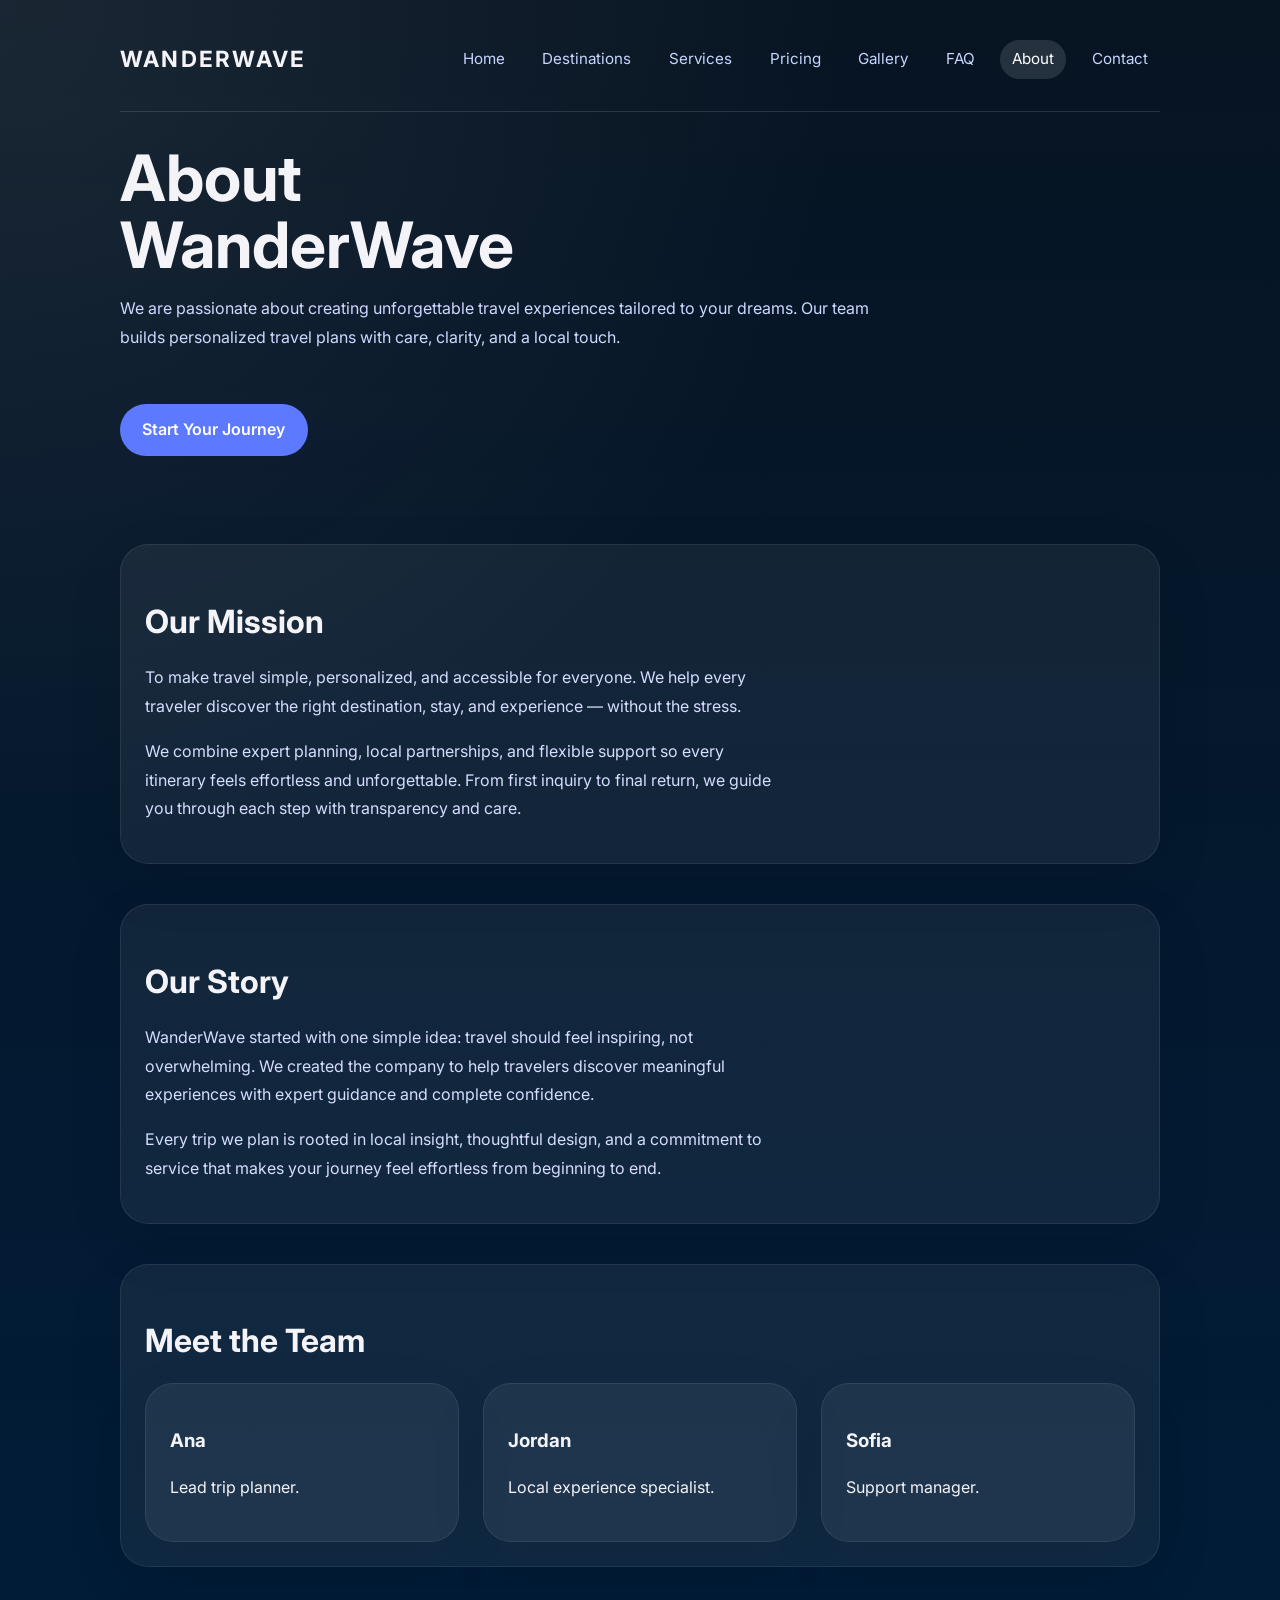
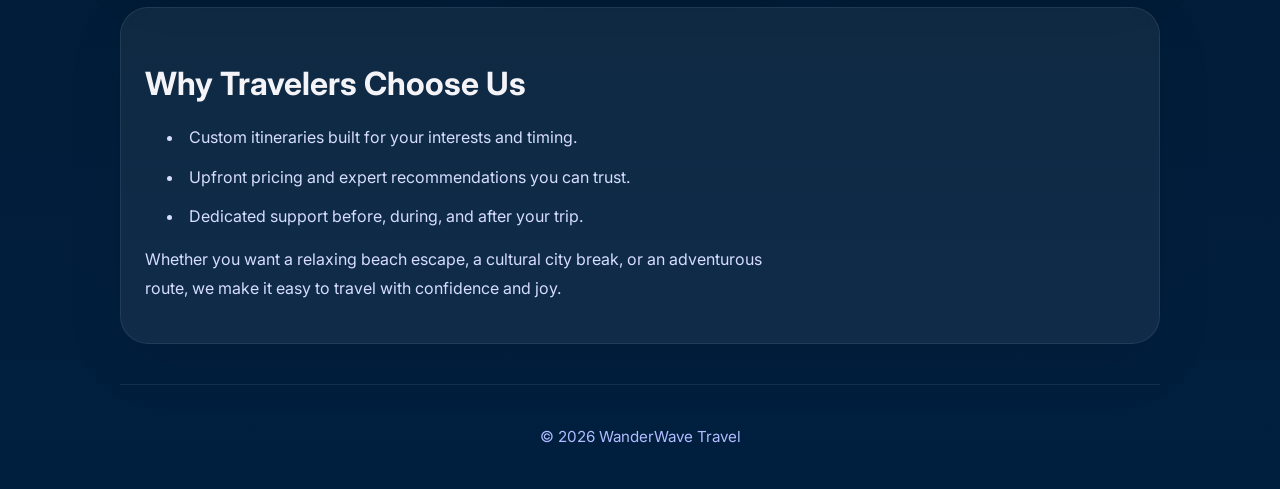
<file: New folder/about.html>
<!DOCTYPE html>
<html lang="en">
<head>
    <meta charset="UTF-8">
    <meta name="viewport" content="width=device-width, initial-scale=1.0">
    <title>About - WanderWave</title>
    <link href="https://fonts.googleapis.com/css2?family=Inter:wght@400;600;700&display=swap" rel="stylesheet">
    <link rel="stylesheet" href="style.css">
</head>
<body>
    <div class="container">
        <header>
            <strong>WanderWave</strong>
            <nav>
                <a href="index.html">Home</a>
                <a href="destinations.html">Destinations</a>
                <a href="services.html">Services</a>
                <a href="pricing.html">Pricing</a>
                <a href="gallery.html">Gallery</a>
                <a href="faq.html">FAQ</a>
                <a href="about.html" class="current">About</a>
                <a href="contact.html">Contact</a>
            </nav>
        </header>
        <section class="hero">
            <h1>About WanderWave</h1>
            <p class="page-text">We are passionate about creating unforgettable travel experiences tailored to your dreams. Our team builds personalized travel plans with care, clarity, and a local touch.</p>
            <a class="btn primary" href="contact.html">Start Your Journey</a>
        </section>
        <main>
            <section class="section">
                <h2>Our Mission</h2>
                <p class="page-text">To make travel simple, personalized, and accessible for everyone. We help every traveler discover the right destination, stay, and experience — without the stress.</p>
                <p class="page-text">We combine expert planning, local partnerships, and flexible support so every itinerary feels effortless and unforgettable. From first inquiry to final return, we guide you through each step with transparency and care.</p>
            </section>
            <section class="section">
                <h2>Our Story</h2>
                <p class="page-text">WanderWave started with one simple idea: travel should feel inspiring, not overwhelming. We created the company to help travelers discover meaningful experiences with expert guidance and complete confidence.</p>
                <p class="page-text">Every trip we plan is rooted in local insight, thoughtful design, and a commitment to service that makes your journey feel effortless from beginning to end.</p>
            </section>
            <section class="section">
                <h2>Meet the Team</h2>
                <div class="grid3">
                <div class="card">
                    <h3>Ana</h3>
                    <p>Lead trip planner.</p>
                </div>
                <div class="card">
                    <h3>Jordan</h3>
                    <p>Local experience specialist.</p>
                </div>
                <div class="card">
                    <h3>Sofia</h3>
                    <p>Support manager.</p>
                </div>
            </div>
        </section>
            <section class="section">
                <h2>Why Travelers Choose Us</h2>
                <ul class="feature-list">
                    <li>Custom itineraries built for your interests and timing.</li>
                    <li>Upfront pricing and expert recommendations you can trust.</li>
                    <li>Dedicated support before, during, and after your trip.</li>
                </ul>
                <p class="page-text">Whether you want a relaxing beach escape, a cultural city break, or an adventurous route, we make it easy to travel with confidence and joy.</p>
            </section>
        </main>
        <footer>
            © 2026 WanderWave Travel
        </footer>
    </div>
</body>
</html>
</file>
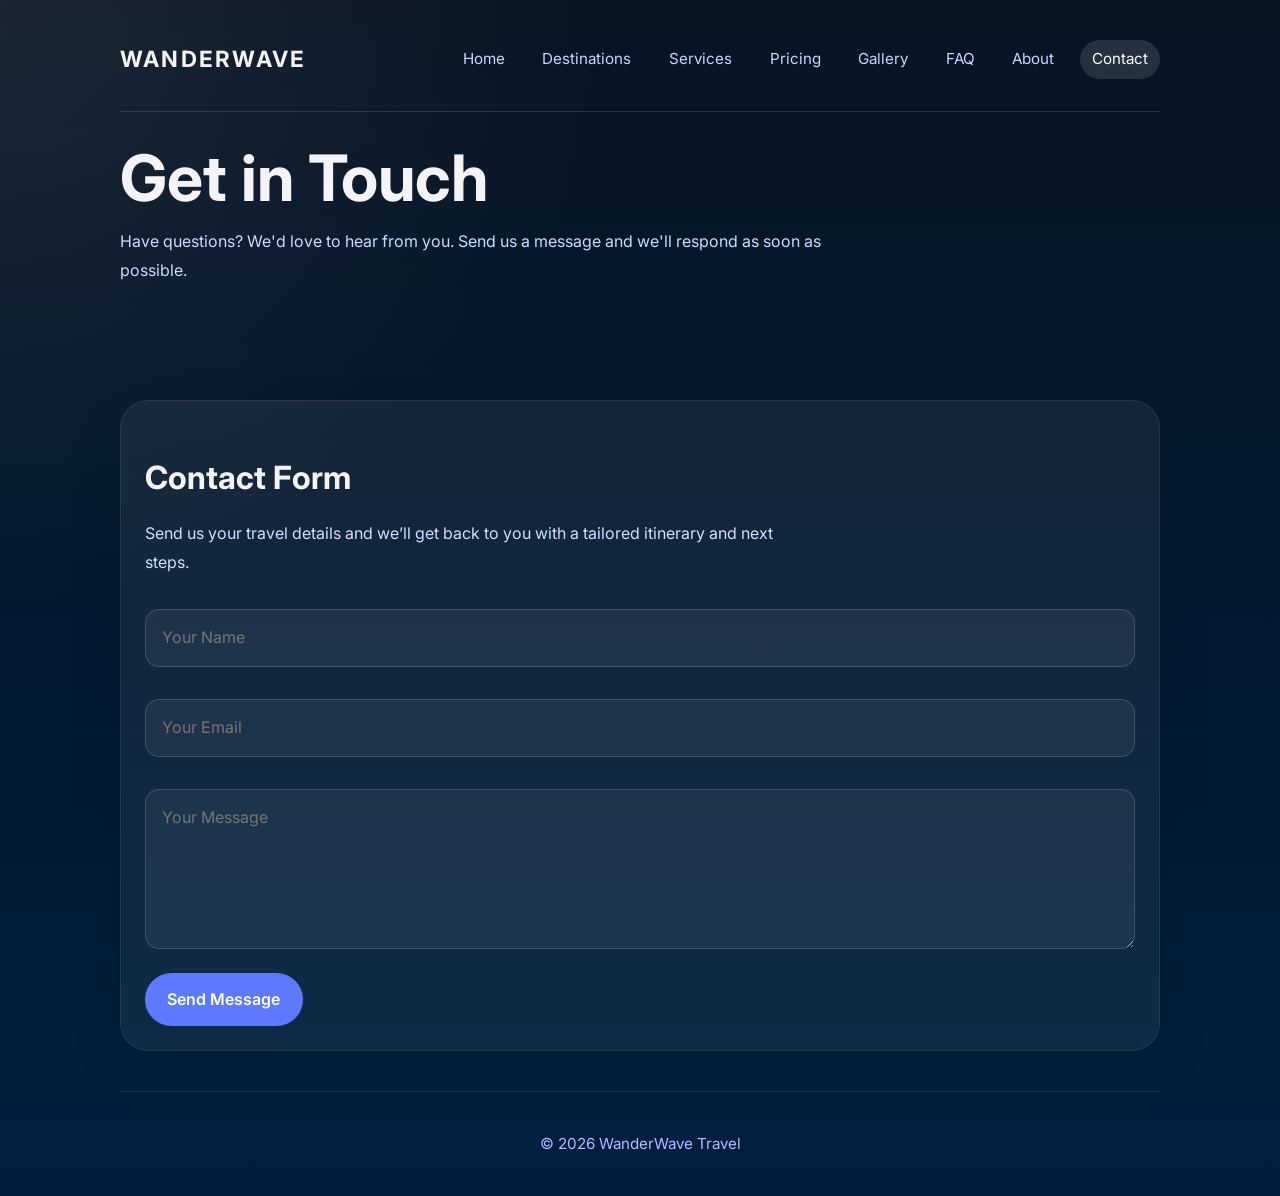
<file: New folder/contact.html>
<!DOCTYPE html>
<html lang="en">
<head>
    <meta charset="UTF-8">
    <meta name="viewport" content="width=device-width, initial-scale=1.0">
    <title>Contact - WanderWave</title>
    <link href="https://fonts.googleapis.com/css2?family=Inter:wght@400;600;700&display=swap" rel="stylesheet">
    <link rel="stylesheet" href="style.css">
</head>
<body>
    <div class="container">
        <header>
            <strong>WanderWave</strong>
            <nav>
                <a href="index.html">Home</a>
                <a href="destinations.html">Destinations</a>
                <a href="services.html">Services</a>
                <a href="pricing.html">Pricing</a>
                <a href="gallery.html">Gallery</a>
                <a href="faq.html">FAQ</a>
                <a href="about.html">About</a>
                <a href="contact.html" class="current">Contact</a>
            </nav>
        </header>
        <section class="hero">
            <h1>Get in Touch</h1>
            <p class="page-text">Have questions? We'd love to hear from you. Send us a message and we'll respond as soon as possible.</p>
        </section>
        <main>
        <section class="section">
            <h2>Contact Form</h2>
            <p class="page-text">Send us your travel details and we’ll get back to you with a tailored itinerary and next steps.</p>
            <form>
                <input type="text" placeholder="Your Name" required>
                <input type="email" placeholder="Your Email" required>
                <textarea placeholder="Your Message" rows="5" required></textarea>
                <button class="btn primary" type="submit">Send Message</button>
            </form>
        </section>
        </main>
        <footer>
            © 2026 WanderWave Travel
        </footer>
    </div>
</body>
</html>
</file>
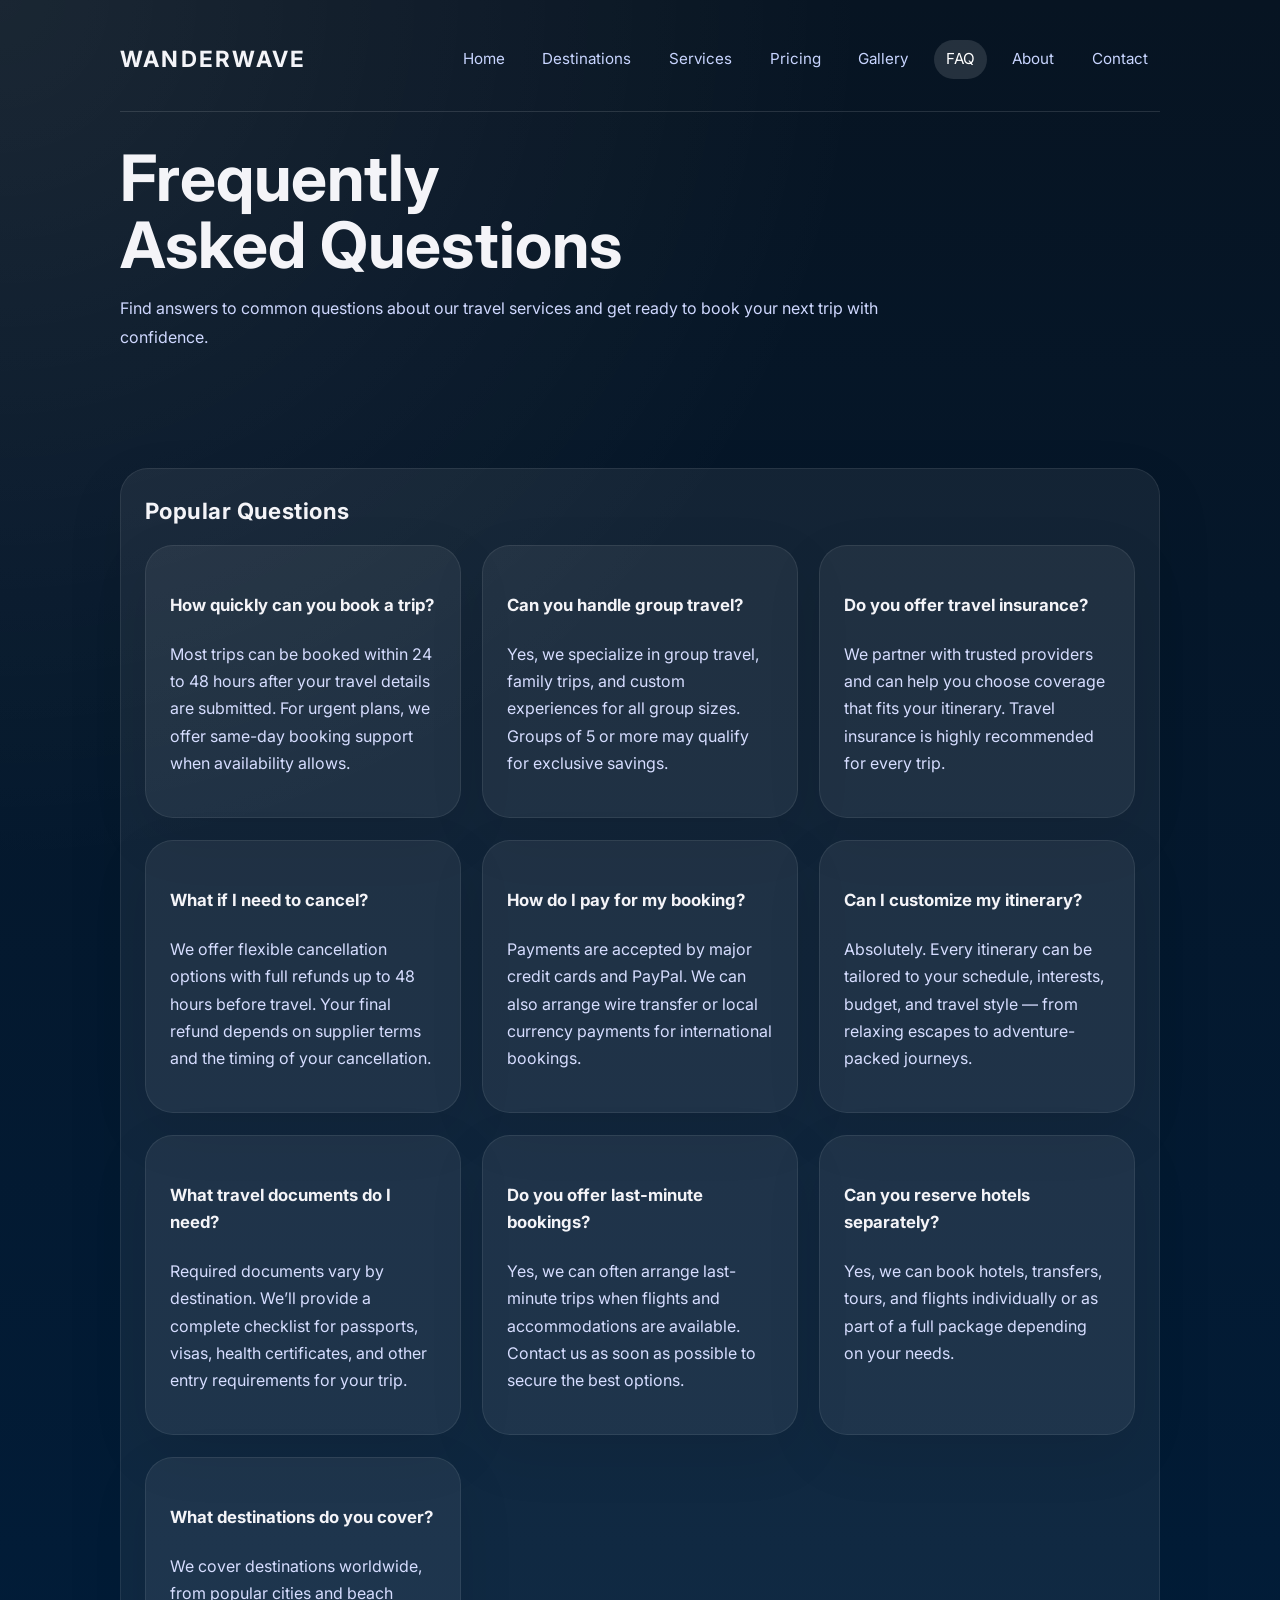
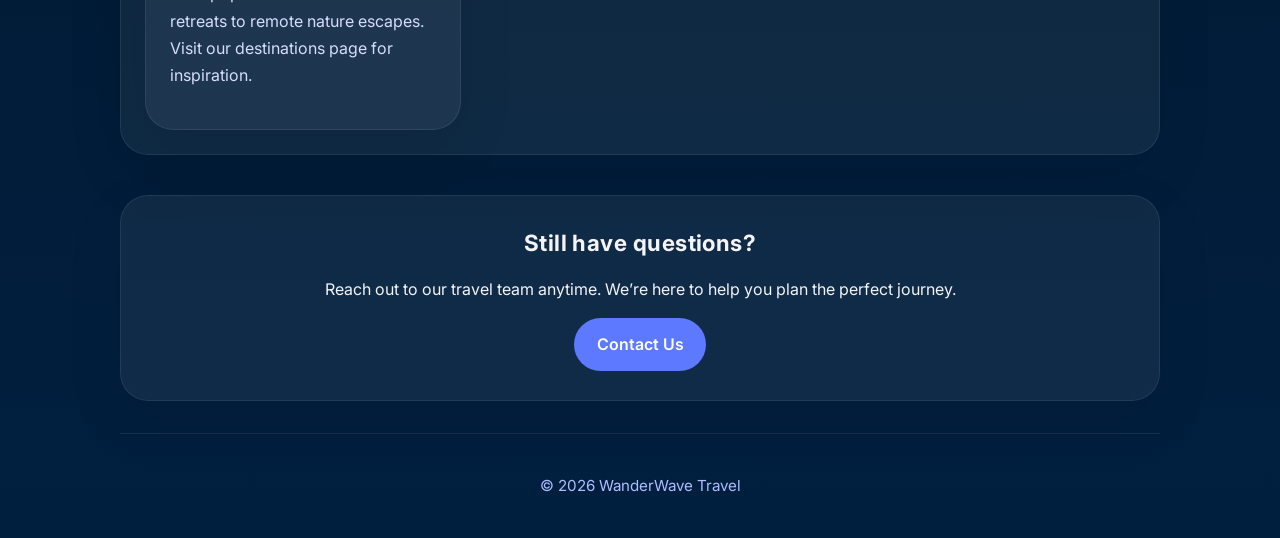
<file: New folder/faq.html>
<!DOCTYPE html>
<html lang="en">
<head>
    <meta charset="UTF-8">
    <meta name="viewport" content="width=device-width, initial-scale=1.0">
    <title>FAQ - WanderWave</title>
    <link href="https://fonts.googleapis.com/css2?family=Inter:wght@400;600;700&display=swap" rel="stylesheet">
    <link rel="stylesheet" href="style.css">
</head>
<body>
    <div class="container">
        <header>
            <strong>WanderWave</strong>
            <nav>
                <a href="index.html">Home</a>
                <a href="destinations.html">Destinations</a>
                <a href="services.html">Services</a>
                <a href="pricing.html">Pricing</a>
                <a href="gallery.html">Gallery</a>
                <a href="faq.html" class="current">FAQ</a>
                <a href="about.html">About</a>
                <a href="contact.html">Contact</a>
            </nav>
        </header>
        <section class="hero">
            <h1>Frequently Asked Questions</h1>
            <p class="page-text">Find answers to common questions about our travel services and get ready to book your next trip with confidence.</p>
        </section>
        <main>
            <section class="section">
                <div class="section-title">Popular Questions</div>
                <div class="faq">
                <div class="faq-item">
                    <h4>How quickly can you book a trip?</h4>
                    <p>Most trips can be booked within 24 to 48 hours after your travel details are submitted. For urgent plans, we offer same-day booking support when availability allows.</p>
                </div>
                <div class="faq-item">
                    <h4>Can you handle group travel?</h4>
                    <p>Yes, we specialize in group travel, family trips, and custom experiences for all group sizes. Groups of 5 or more may qualify for exclusive savings.</p>
                </div>
                <div class="faq-item">
                    <h4>Do you offer travel insurance?</h4>
                    <p>We partner with trusted providers and can help you choose coverage that fits your itinerary. Travel insurance is highly recommended for every trip.</p>
                </div>
                <div class="faq-item">
                    <h4>What if I need to cancel?</h4>
                    <p>We offer flexible cancellation options with full refunds up to 48 hours before travel. Your final refund depends on supplier terms and the timing of your cancellation.</p>
                </div>
                <div class="faq-item">
                    <h4>How do I pay for my booking?</h4>
                    <p>Payments are accepted by major credit cards and PayPal. We can also arrange wire transfer or local currency payments for international bookings.</p>
                </div>
                <div class="faq-item">
                    <h4>Can I customize my itinerary?</h4>
                    <p>Absolutely. Every itinerary can be tailored to your schedule, interests, budget, and travel style — from relaxing escapes to adventure-packed journeys.</p>
                </div>
                <div class="faq-item">
                    <h4>What travel documents do I need?</h4>
                    <p>Required documents vary by destination. We’ll provide a complete checklist for passports, visas, health certificates, and other entry requirements for your trip.</p>
                </div>
                <div class="faq-item">
                    <h4>Do you offer last-minute bookings?</h4>
                    <p>Yes, we can often arrange last-minute trips when flights and accommodations are available. Contact us as soon as possible to secure the best options.</p>
                </div>
                <div class="faq-item">
                    <h4>Can you reserve hotels separately?</h4>
                    <p>Yes, we can book hotels, transfers, tours, and flights individually or as part of a full package depending on your needs.</p>
                </div>
                <div class="faq-item">
                    <h4>What destinations do you cover?</h4>
                    <p>We cover destinations worldwide, from popular cities and beach retreats to remote nature escapes. Visit our destinations page for inspiration.</p>
                </div>
            </div>
        </section>

        <section class="section newsletter">
            <div class="section-title">Still have questions?</div>
            <p>Reach out to our travel team anytime. We’re here to help you plan the perfect journey.</p>
            <a class="btn primary" href="contact.html">Contact Us</a>
        </section>
        </main>
        <footer>
            © 2026 WanderWave Travel
        </footer>
    </div>
</body>
</html>
</file>
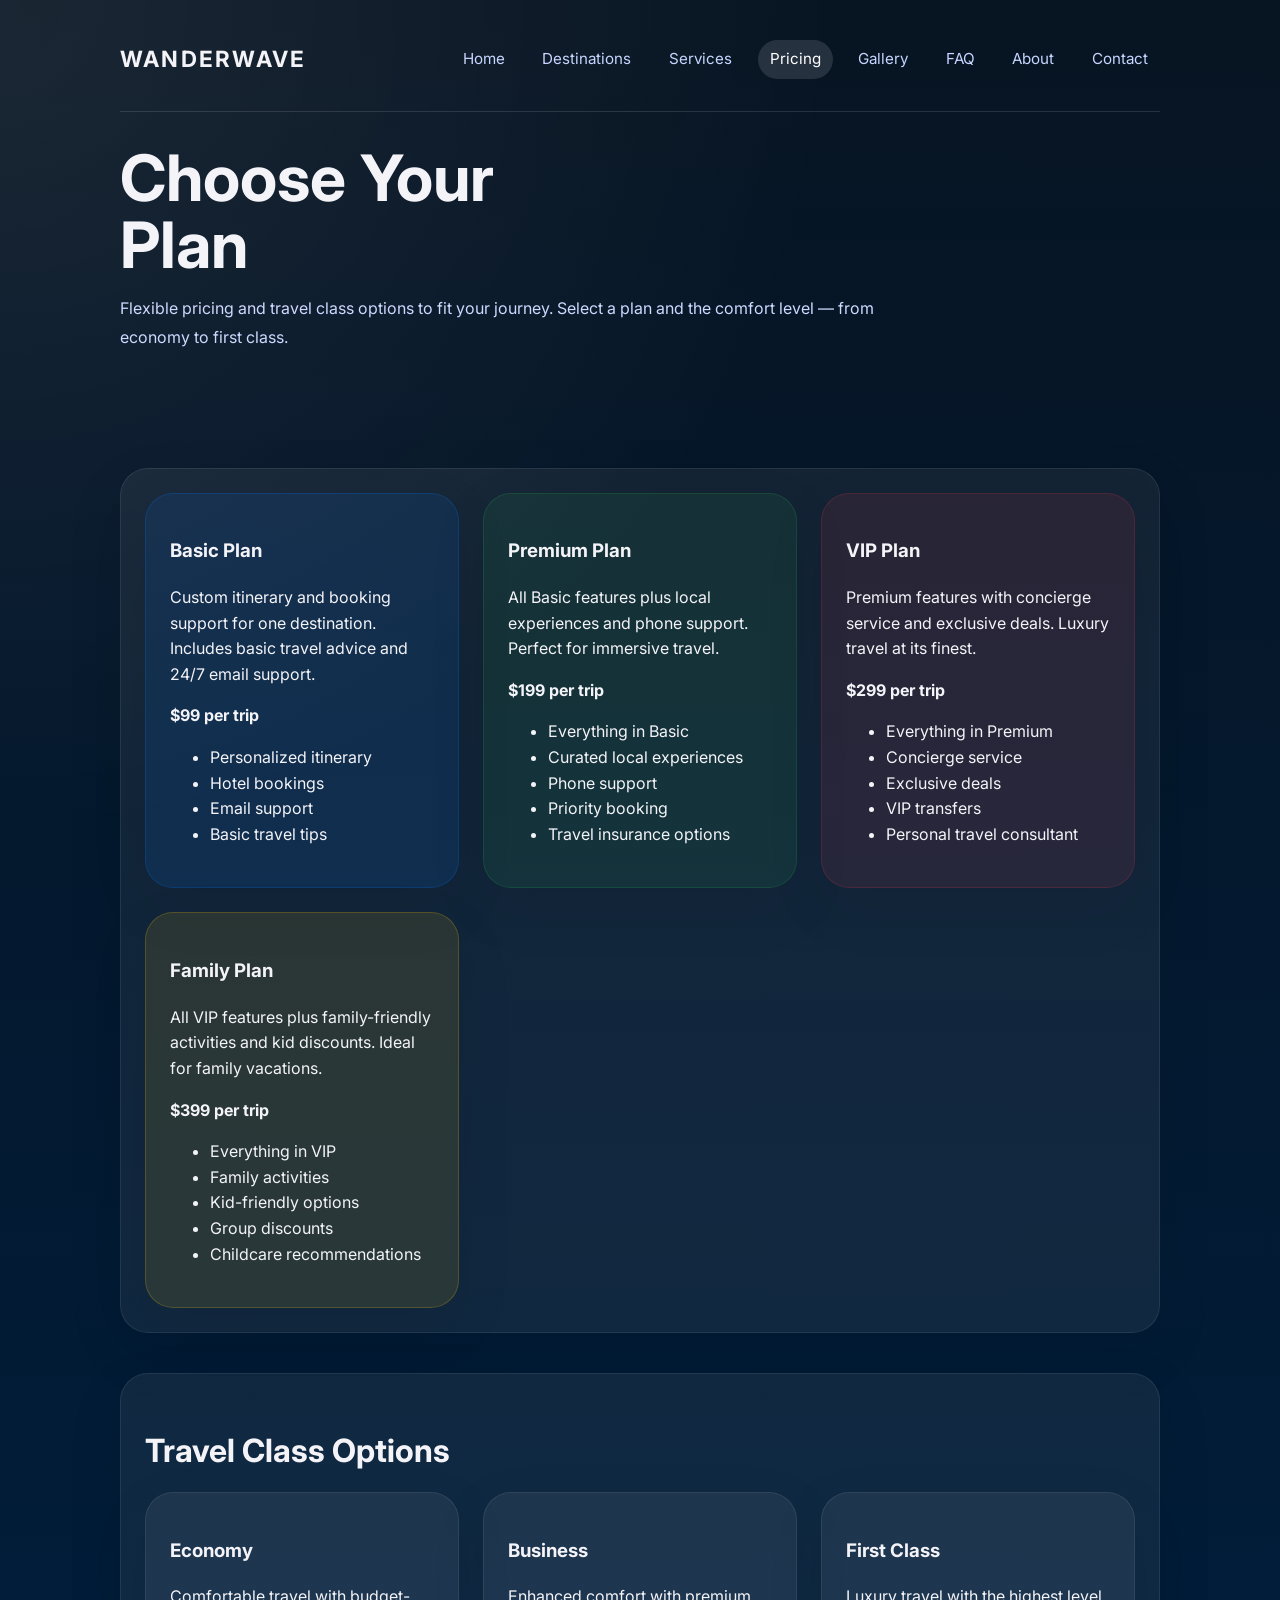
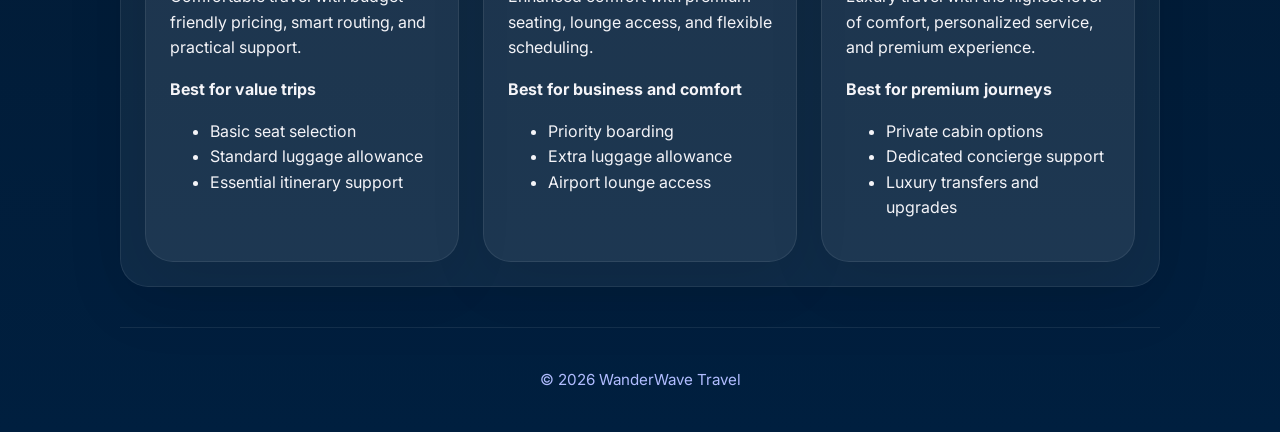
<file: New folder/pricing.html>
<!DOCTYPE html>
<html lang="en">
<head>
    <meta charset="UTF-8">
    <meta name="viewport" content="width=device-width, initial-scale=1.0">
    <title>Pricing - WanderWave</title>
    <link href="https://fonts.googleapis.com/css2?family=Inter:wght@400;600;700&display=swap" rel="stylesheet">
    <link rel="stylesheet" href="style.css">
</head>
<body>
    <div class="container">
        <header>
            <strong>WanderWave</strong>
            <nav>
                <a href="index.html">Home</a>
                <a href="destinations.html">Destinations</a>
                <a href="services.html">Services</a>
                <a href="pricing.html" class="current">Pricing</a>
                <a href="gallery.html">Gallery</a>
                <a href="faq.html">FAQ</a>
                <a href="about.html">About</a>
                <a href="contact.html">Contact</a>
            </nav>
        </header>
        <section class="hero">
            <h1>Choose Your Plan</h1>
            <p class="page-text">Flexible pricing and travel class options to fit your journey. Select a plan and the comfort level — from economy to first class.</p>
        </section>
        <main>
        <section class="section">
            <div class="grid3">
                <div class="card" style="background: rgba(0,123,255,0.1); border: 1px solid rgba(0,123,255,0.2);">
                    <h3>Basic Plan</h3>
                    <p>Custom itinerary and booking support for one destination. Includes basic travel advice and 24/7 email support.</p>
                    <p style="font-weight: bold; margin-top: 0.5rem;">$99 per trip</p>
                    <ul style="text-align: left; margin-top: 1rem;">
                        <li>Personalized itinerary</li>
                        <li>Hotel bookings</li>
                        <li>Email support</li>
                        <li>Basic travel tips</li>
                    </ul>
                </div>
                <div class="card" style="background: rgba(40,167,69,0.1); border: 1px solid rgba(40,167,69,0.2);">
                    <h3>Premium Plan</h3>
                    <p>All Basic features plus local experiences and phone support. Perfect for immersive travel.</p>
                    <p style="font-weight: bold; margin-top: 0.5rem;">$199 per trip</p>
                    <ul style="text-align: left; margin-top: 1rem;">
                        <li>Everything in Basic</li>
                        <li>Curated local experiences</li>
                        <li>Phone support</li>
                        <li>Priority booking</li>
                        <li>Travel insurance options</li>
                    </ul>
                </div>
                <div class="card" style="background: rgba(220,53,69,0.1); border: 1px solid rgba(220,53,69,0.2);">
                    <h3>VIP Plan</h3>
                    <p>Premium features with concierge service and exclusive deals. Luxury travel at its finest.</p>
                    <p style="font-weight: bold; margin-top: 0.5rem;">$299 per trip</p>
                    <ul style="text-align: left; margin-top: 1rem;">
                        <li>Everything in Premium</li>
                        <li>Concierge service</li>
                        <li>Exclusive deals</li>
                        <li>VIP transfers</li>
                        <li>Personal travel consultant</li>
                    </ul>
                </div>
                <div class="card" style="background: rgba(255,193,7,0.1); border: 1px solid rgba(255,193,7,0.2);">
                    <h3>Family Plan</h3>
                    <p>All VIP features plus family-friendly activities and kid discounts. Ideal for family vacations.</p>
                    <p style="font-weight: bold; margin-top: 0.5rem;">$399 per trip</p>
                    <ul style="text-align: left; margin-top: 1rem;">
                        <li>Everything in VIP</li>
                        <li>Family activities</li>
                        <li>Kid-friendly options</li>
                        <li>Group discounts</li>
                        <li>Childcare recommendations</li>
                    </ul>
                </div>
            </div>
        </section>
        <section class="section">
            <h2>Travel Class Options</h2>
            <div class="grid3">
                <div class="card">
                    <h3>Economy</h3>
                    <p>Comfortable travel with budget-friendly pricing, smart routing, and practical support.</p>
                    <p style="font-weight: bold; margin-top: 0.5rem;">Best for value trips</p>
                    <ul style="text-align: left; margin-top: 1rem;">
                        <li>Basic seat selection</li>
                        <li>Standard luggage allowance</li>
                        <li>Essential itinerary support</li>
                    </ul>
                </div>
                <div class="card">
                    <h3>Business</h3>
                    <p>Enhanced comfort with premium seating, lounge access, and flexible scheduling.</p>
                    <p style="font-weight: bold; margin-top: 0.5rem;">Best for business and comfort</p>
                    <ul style="text-align: left; margin-top: 1rem;">
                        <li>Priority boarding</li>
                        <li>Extra luggage allowance</li>
                        <li>Airport lounge access</li>
                    </ul>
                </div>
                <div class="card">
                    <h3>First Class</h3>
                    <p>Luxury travel with the highest level of comfort, personalized service, and premium experience.</p>
                    <p style="font-weight: bold; margin-top: 0.5rem;">Best for premium journeys</p>
                    <ul style="text-align: left; margin-top: 1rem;">
                        <li>Private cabin options</li>
                        <li>Dedicated concierge support</li>
                        <li>Luxury transfers and upgrades</li>
                    </ul>
                </div>
            </div>
        </section>
        </main>
        <footer>
            © 2026 WanderWave Travel
        </footer>
    </div>
</body>
</html>
</file>
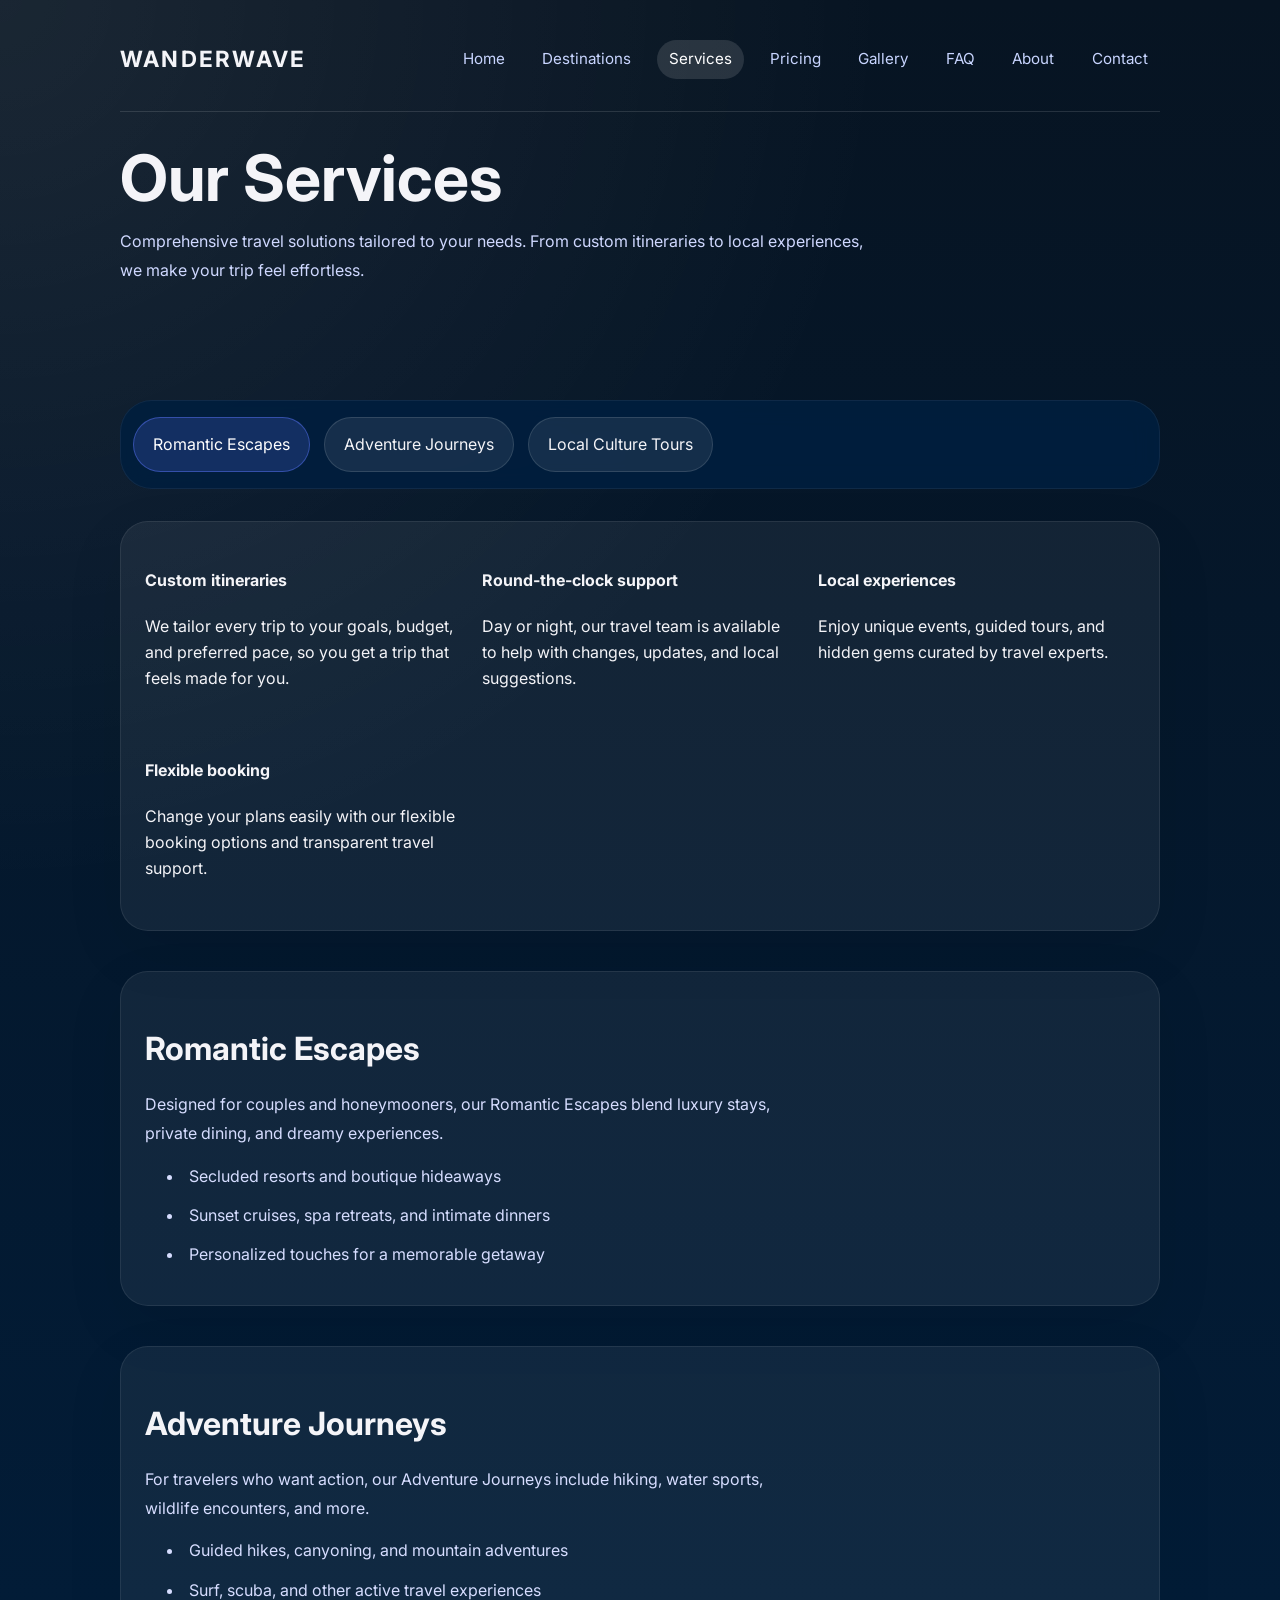
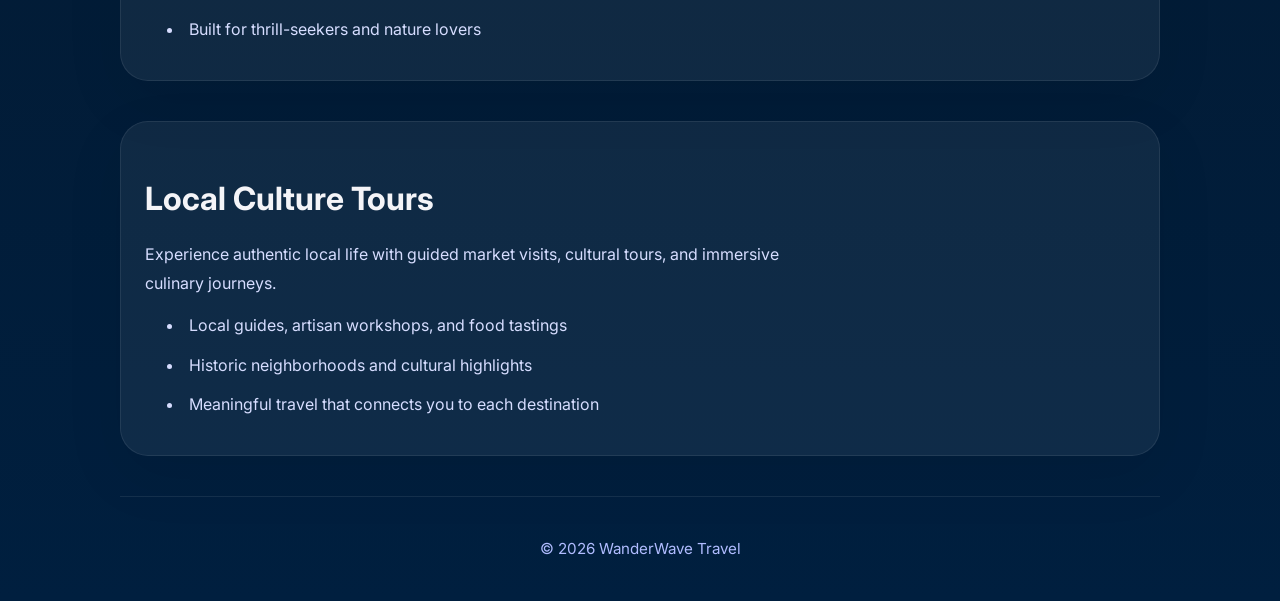
<file: New folder/services.html>
<!DOCTYPE html>
<html lang="en">
<head>
    <meta charset="UTF-8">
    <meta name="viewport" content="width=device-width, initial-scale=1.0">
    <title>Services - WanderWave</title>
    <link href="https://fonts.googleapis.com/css2?family=Inter:wght@400;600;700&display=swap" rel="stylesheet">
    <link rel="stylesheet" href="style.css">
</head>
<body>
    <div class="container">
        <header>
            <strong>WanderWave</strong>
            <nav>
                <a href="index.html">Home</a>
                <a href="destinations.html">Destinations</a>
                <a href="services.html" class="current">Services</a>
                <a href="pricing.html">Pricing</a>
                <a href="gallery.html">Gallery</a>
                <a href="faq.html">FAQ</a>
                <a href="about.html">About</a>
                <a href="contact.html">Contact</a>
            </nav>
        </header>
        <section class="hero">
            <h1>Our Services</h1>
            <p class="page-text">Comprehensive travel solutions tailored to your needs. From custom itineraries to local experiences, we make your trip feel effortless.</p>
        </section>
        <div class="section-nav-wrapper">
            <div class="section-nav" id="section-nav">
                <a href="#romantic">Romantic Escapes</a>
                <a href="#adventure">Adventure Journeys</a>
                <a href="#culture">Local Culture Tours</a>
            </div>
        </div>
        <main>
        <section class="section">
            <div class="service-list">
                <div class="service-item">
                    <h4>Custom itineraries</h4>
                    <p>We tailor every trip to your goals, budget, and preferred pace, so you get a trip that feels made for you.</p>
                </div>
                <div class="service-item">
                    <h4>Round-the-clock support</h4>
                    <p>Day or night, our travel team is available to help with changes, updates, and local suggestions.</p>
                </div>
                <div class="service-item">
                    <h4>Local experiences</h4>
                    <p>Enjoy unique events, guided tours, and hidden gems curated by travel experts.</p>
                </div>
                <div class="service-item">
                    <h4>Flexible booking</h4>
                    <p>Change your plans easily with our flexible booking options and transparent travel support.</p>
                </div>
            </div>
        </section>
        <section class="section" id="romantic">
            <h2>Romantic Escapes</h2>
            <p class="page-text">Designed for couples and honeymooners, our Romantic Escapes blend luxury stays, private dining, and dreamy experiences.</p>
            <ul class="feature-list">
                <li>Secluded resorts and boutique hideaways</li>
                <li>Sunset cruises, spa retreats, and intimate dinners</li>
                <li>Personalized touches for a memorable getaway</li>
            </ul>
        </section>
        <section class="section" id="adventure">
            <h2>Adventure Journeys</h2>
            <p class="page-text">For travelers who want action, our Adventure Journeys include hiking, water sports, wildlife encounters, and more.</p>
            <ul class="feature-list">
                <li>Guided hikes, canyoning, and mountain adventures</li>
                <li>Surf, scuba, and other active travel experiences</li>
                <li>Built for thrill-seekers and nature lovers</li>
            </ul>
        </section>
        <section class="section" id="culture">
            <h2>Local Culture Tours</h2>
            <p class="page-text">Experience authentic local life with guided market visits, cultural tours, and immersive culinary journeys.</p>
            <ul class="feature-list">
                <li>Local guides, artisan workshops, and food tastings</li>
                <li>Historic neighborhoods and cultural highlights</li>
                <li>Meaningful travel that connects you to each destination</li>
            </ul>
        </section>
        </main>
        <footer>
            © 2026 WanderWave Travel
        </footer>
    </div>
    <script>
        document.addEventListener('DOMContentLoaded', function() {
            const sections = Array.from(document.querySelectorAll('section[id]'));
            const navLinks = Array.from(document.querySelectorAll('.section-nav a'));

            function updateActiveLink() {
                const offset = window.scrollY + 140;
                let currentId = sections.length ? sections[0].id : null;

                sections.forEach(section => {
                    if (section.offsetTop <= offset) {
                        currentId = section.id;
                    }
                });

                navLinks.forEach(link => {
                    const href = link.getAttribute('href');
                    link.classList.toggle('active', href === '#' + currentId);
                });
            }

            updateActiveLink();
            window.addEventListener('scroll', updateActiveLink, { passive: true });
        });
    </script>
</body>
</html>
</file>
<file: New folder/style.css>
﻿/* Global site styles for the WanderWave multi-page site */

:root {
    color-scheme: dark;
    color: #f4f4f8;
    background: #001f3f;
    font-family: 'Inter', system-ui, -apple-system, BlinkMacSystemFont, 'Segoe UI', sans-serif;
}

* {
    box-sizing: border-box;
}

body {
    margin: 0;
    min-height: 100vh;
    background: radial-gradient(circle at top left, rgba(255, 255, 255, 0.08), transparent 35%),
      linear-gradient(180deg, #071422 0%, #001f3f 100%);
    color: #f4f4f8;
    line-height: 1.6;
}

a {
    color: inherit;
    text-decoration: none;
}

img {
    max-width: 100%;
    display: block;
}

button,
input,
textarea {
    font: inherit;
}

.container {
    width: min(1040px, calc(100% - 2rem));
    margin: 0 auto;
    padding: 1.5rem 0;
}

header {
    display: flex;
    flex-wrap: wrap;
    justify-content: space-between;
    align-items: center;
    gap: 1rem;
    padding: 1rem 0 2rem;
    border-bottom: 1px solid rgba(255, 255, 255, 0.12);
}

header strong {
    font-size: 1.4rem;
    letter-spacing: 0.1em;
    text-transform: uppercase;
}

nav {
    display: flex;
    flex-wrap: wrap;
    gap: 0.85rem;
    font-size: 0.95rem;
}

nav a {
    padding: 0.45rem 0.75rem;
    border-radius: 999px;
    transition: background 0.2s ease, color 0.2s ease;
    color: #c8d5ff;
}

nav a:hover,
nav a.current {
    background: rgba(255, 255, 255, 0.12);
    color: #ffffff;
}

.hero {
    padding: 2rem 0 3rem;
}

.hero h1 {
    font-size: clamp(2.4rem, 5vw, 4.2rem);
    margin: 0 0 1rem;
    max-width: 12ch;
    line-height: 1.05;
}

.hero p {
    max-width: 48rem;
    margin: 0 0 1.75rem;
    color: #cfd8ff;
    font-size: 1rem;
}

.hero .btn {
    margin-top: 1.5rem;
}

.eyebrow {
    display: inline-block;
    margin-bottom: 1rem;
    text-transform: uppercase;
    letter-spacing: 0.28em;
    color: #ff9ca8;
    font-size: 0.84rem;
}

.buttons {
    display: inline-flex;
    flex-wrap: wrap;
    gap: 1rem;
}

.section-nav-wrapper {
    position: relative;
}

.section-nav {
    display: flex;
    flex-wrap: wrap;
    gap: 0.85rem;
    margin: 0 0 2rem;
    position: sticky;
    top: 1rem;
    z-index: 5;
    padding: 1rem 0.75rem;
    background: rgba(0, 31, 63, 0.9);
    border-radius: 2rem;
    backdrop-filter: blur(12px);
    border: 1px solid rgba(255, 255, 255, 0.06);
}

.section-nav a {
    padding: 0.85rem 1.2rem;
    border-radius: 999px;
    background: rgba(255, 255, 255, 0.08);
    border: 1px solid rgba(255, 255, 255, 0.12);
    color: #f4f4f8;
    transition: background 0.2s ease, border-color 0.2s ease, color 0.2s ease;
}

.section-nav a:hover,
.section-nav a.active {
    background: rgba(93, 121, 255, 0.2);
    border-color: rgba(93, 121, 255, 0.45);
    color: #ffffff;
}

@media (max-width: 720px) {
    .section-nav {
        flex-direction: column;
        align-items: stretch;
        padding: 0.75rem;
    }

    .section-nav a {
        width: 100%;
    }
}

main {
    width: 100%;
}

section {
    margin-bottom: 2.5rem;
}

.section {
    padding: 1.8rem;
    background: rgba(255, 255, 255, 0.04);
}

.section-title {
    margin-bottom: 0.5rem;
    font-size: 1.4rem;
    font-weight: 700;
    letter-spacing: 0.02em;
}

.section-subtitle {
    margin-bottom: 1.5rem;
    max-width: 42ch;
    color: #d6ddff;
    font-size: 0.98rem;
    line-height: 1.75;
}

.section h2 {
    font-size: clamp(1.75rem, 2.5vw, 2.2rem);
    margin-bottom: 1rem;
}

.project-icon {
    font-size: 2rem;
    margin-bottom: 0.8rem;
}

.page-text {
    max-width: 64ch;
    color: #d6ddff;
    line-height: 1.8;
}

.feature-list {
    margin: 1rem 0 0;
    padding-left: 1.35rem;
    color: #d6ddff;
    list-style-position: inside;
}

.feature-list li {
    margin-bottom: 0.85rem;
}

.gallery-grid {
    display: grid;
    gap: 1.25rem;
    grid-template-columns: repeat(auto-fit, minmax(220px, 1fr));
}

.grid3 {
    display: grid;
    gap: 1.5rem;
    grid-template-columns: repeat(auto-fit, minmax(260px, 1fr));
}

.card,
.testimonial,
.team-card,
.faq-item,
.section {
    padding: 1.5rem;
    border-radius: 28px;
    background: rgba(255, 255, 255, 0.06);
    border: 1px solid rgba(255, 255, 255, 0.08);
    box-shadow: 0 20px 60px rgba(0, 0, 0, 0.08);
    transition: transform 0.2s ease, border-color 0.2s ease, background 0.2s ease;
}

.card-link {
    display: block;
    color: inherit;
    text-decoration: none;
}

.card-link:hover {
    text-decoration: none;
}

.card:hover,
.testimonial:hover,
.team-card:hover,
.faq-item:hover {
    transform: translateY(-4px);
    border-color: rgba(255, 255, 255, 0.18);
    background: rgba(255, 255, 255, 0.08);
}

.project-filters {
    display: flex;
    flex-wrap: wrap;
    gap: 0.75rem;
    margin-bottom: 1.5rem;
}

.filter {
    background: rgba(255, 255, 255, 0.08);
    border: 1px solid rgba(255, 255, 255, 0.12);
    color: #f4f4f8;
    padding: 0.75rem 1.1rem;
    border-radius: 999px;
    cursor: pointer;
    transition: background 0.2s ease, transform 0.2s ease;
}

.filter:hover,
.filter.active {
    background: rgba(93, 121, 255, 0.2);
    border-color: rgba(93, 121, 255, 0.45);
}

.card img {
    border-radius: 22px;
    margin-bottom: 1rem;
    width: 100%;
    height: 200px;
    object-fit: cover;
}

.gallery-grid img {
    width: 100%;
    height: 220px;
    object-fit: cover;
    border-radius: 22px;
}

.service-list,
.team-list {
    display: grid;
    gap: 1.25rem;
    grid-template-columns: repeat(auto-fit, minmax(260px, 1fr));
}

.service-item {
    min-height: 170px;
}

.faq {
    margin-top: 1rem;
    display: grid;
    gap: 1.35rem;
    grid-template-columns: repeat(auto-fit, minmax(280px, 1fr));
}

.faq-item h4 {
    font-size: 1.05rem;
}

.faq-item p {
    color: #d6ddff;
    line-height: 1.7;
}

form {
    display: grid;
    gap: 1rem;
}

input,
textarea {
    width: 100%;
    padding: 1rem 1.1rem;
    border-radius: 18px;
    border: 1px solid rgba(255, 255, 255, 0.12);
    background: rgba(255, 255, 255, 0.05);
    color: #f4f4f8;
}

input:focus,
textarea:focus {
    outline: none;
    border-color: rgba(93, 121, 255, 0.7);
    box-shadow: 0 0 0 4px rgba(93, 121, 255, 0.12);
}

form button {
    margin-top: 0.5rem;
    width: fit-content;
    padding: 0.95rem 2rem;
}

footer {
    padding: 2.5rem 0 1rem;
    text-align: center;
    color: #b0bcff;
    font-size: 0.95rem;
    border-top: 1px solid rgba(255, 255, 255, 0.08);
}

.btn {
    display: inline-flex;
    align-items: center;
    justify-content: center;
    border: none;
    border-radius: 999px;
    padding: 0.85rem 1.4rem;
    font-weight: 600;
    cursor: pointer;
    transition: transform 0.2s ease, background 0.2s ease;
}

.btn:hover {
    transform: translateY(-1px);
}

.btn.primary,
a.btn.primary {
    background: #5d79ff;
    color: white;
}

.btn.secondary,
a.btn.secondary {
    background: rgba(255, 255, 255, 0.1);
    color: #f4f4f8;
    border: 1px solid rgba(255, 255, 255, 0.18);
}

.newsletter {
    padding: 1.8rem;
    margin: 2rem 0;
    text-align: center;
}

.newsletter input,
form input,
form textarea {
    width: 100%;
    padding: 0.95rem 1rem;
    border-radius: 14px;
    border: 1px solid rgba(255, 255, 255, 0.15);
    background: rgba(255, 255, 255, 0.06);
    color: #f4f4f8;
    margin-top: 1rem;
}

@media (max-width: 720px) {
    header {
        flex-direction: column;
        align-items: flex-start;
    }

    nav {
        justify-content: flex-start;
    }
}
</file>
